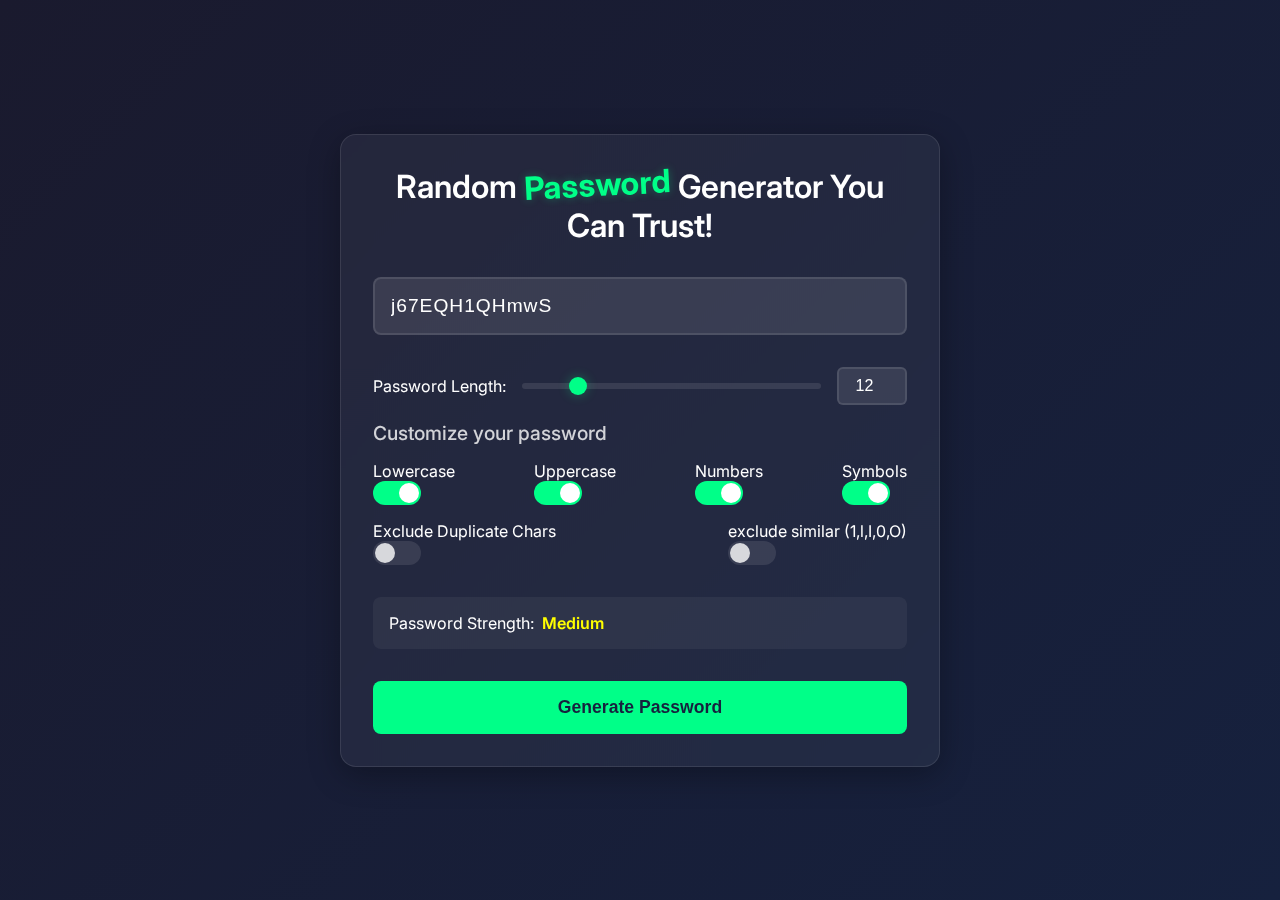
<file: index.html>
<!DOCTYPE html>
<html lang="en">
  <head>
    <meta charset="UTF-8" />
    <meta name="viewport" content="width=device-width, initial-scale=1.0" />
    <link rel="stylesheet" href="style.css" />
    <link
      rel="stylesheet"
      href="https://cdnjs.cloudflare.com/ajax/libs/font-awesome/6.7.1/css/all.min.css"
      integrity="sha512-5Hs3dF2AEPkpNAR7UiOHba+lRSJNeM2ECkwxUIxC1Q/FLycGTbNapWXB4tP889k5T5Ju8fs4b1P5z/iB4nMfSQ=="
      crossorigin="anonymous"
      referrerpolicy="no-referrer"
    />
    <title>Advance Password Generator</title>
  </head>
  <body>
    <div class="container">
      <h1>Random <span>Password</span> Generator You Can Trust!</h1>
      <form>
        <input type="text" class="userInput" />
        <i class="fa-regular fa-copy copy-code"></i>
        <i class="fa-solid fa-rotate re-generate"></i>
      </form>
      <div class="range-box">
        <span>Password Length: </span>
        <input
          type="range"
          min="8"
          max="32"
          value="12"
          class="range-slider"
          id="myRange"
        />
        <input type="number" class="input-number" value="12" max="32" />
      </div>
      <h2>Customize your password</h2>
      <div class="checkboxs">
        <div class="first-checkbox">
          <label for="lowercase">Lowercase </label><br />
          <label class="switch">
            <input type="checkbox" id="lowercase" name="lowercase" checked />
            <span class="slider"></span>
          </label>
        </div>
        <div>
          <label for="uppercase">Uppercase </label><br />
          <label class="switch">
            <input type="checkbox" id="uppercase" name="uppercase" checked />
            <span class="slider"></span>
          </label>
        </div>
        <div>
          <label for="number">Numbers </label><br />
          <label class="switch">
            <input type="checkbox" id="number" name="number" checked />
            <span class="slider"></span>
          </label>
        </div>
        <div>
          <label for="symbol">Symbols </label><br />
          <label class="switch">
            <input type="checkbox" id="symbol" name="symbol" checked />
            <span class="slider"></span>
          </label>
        </div>
        <div>
          <label for="duplicate-chars">Exclude Duplicate Chars </label><br />
          <label class="switch">
            <input
              type="checkbox"
              id="duplicate-chars"
              name="duplicate-chars"
            />
            <span class="slider"></span>
          </label>
        </div>
        <div>
          <label for="exclude-similar">exclude similar (1,l,I,0,O) </label
          ><br />
          <label class="switch">
            <input
              type="checkbox"
              id="exclude-similar"
              name="exclude-similar"
            />
            <span class="slider"></span>
          </label>
        </div>
      </div>
      <div class="password-strength">
        <p>Password Strength:</p>
        <span
          ><i class="fa-solid fa-shield"></i
          ><strong id="pass-strength">Strong</strong></span
        >
      </div>
      <div class="button">
        <button id="generate-btn">Generate Password</button>
      </div>
    </div>

    <!-- notification coding start -->
    <div class="notifications">
      <div class="success">
        <div class="success__icon">
          <svg
            xmlns="http://www.w3.org/2000/svg"
            width="24"
            viewBox="0 0 24 24"
            height="24"
            fill="none"
          >
            <path
              fill-rule="evenodd"
              fill="#393a37"
              d="m12 1c-6.075 0-11 4.925-11 11s4.925 11 11 11 11-4.925 11-11-4.925-11-11-11zm4.768 9.14c.0878-.1004.1546-.21726.1966-.34383.0419-.12657.0581-.26026.0477-.39319-.0105-.13293-.0475-.26242-.1087-.38085-.0613-.11844-.1456-.22342-.2481-.30879-.1024-.08536-.2209-.14938-.3484-.18828s-.2616-.0519-.3942-.03823c-.1327.01366-.2612.05372-.3782.1178-.1169.06409-.2198.15091-.3027.25537l-4.3 5.159-2.225-2.226c-.1886-.1822-.4412-.283-.7034-.2807s-.51301.1075-.69842.2929-.29058.4362-.29285.6984c-.00228.2622.09851.5148.28067.7034l3 3c.0983.0982.2159.1748.3454.2251.1295.0502.2681.0729.4069.0665.1387-.0063.2747-.0414.3991-.1032.1244-.0617.2347-.1487.3236-.2554z"
              clip-rule="evenodd"
            ></path>
          </svg>
        </div>
        <div class="success__title">Copy Code Successfully</div>
        <div class="success__close">
          <svg
            xmlns="http://www.w3.org/2000/svg"
            width="20"
            viewBox="0 0 20 20"
            height="20"
          >
            <path
              fill="#393a37"
              d="m15.8333 5.34166-1.175-1.175-4.6583 4.65834-4.65833-4.65834-1.175 1.175 4.65833 4.65834-4.65833 4.6583 1.175 1.175 4.65833-4.6583 4.6583 4.6583 1.175-1.175-4.6583-4.6583z"
            ></path>
          </svg>
        </div>
      </div>
    </div>

    <script src="script.js"></script>
  </body>
</html>
</file>
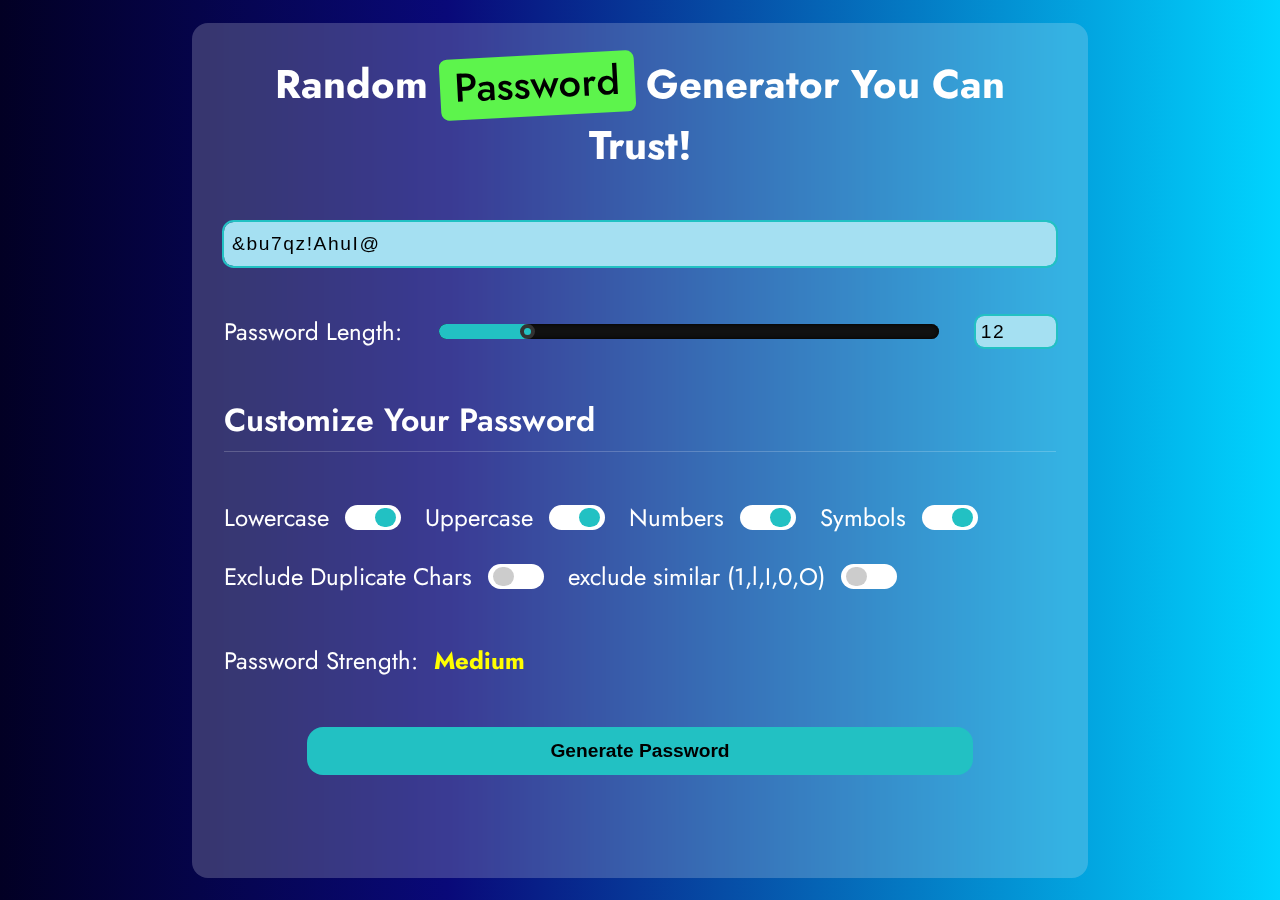
<file: advanceGenerator.html>
<!DOCTYPE html>
<html lang="en">
  <head>
    <meta charset="UTF-8" />
    <meta name="viewport" content="width=device-width, initial-scale=1.0" />
    <link rel="stylesheet" href="advanceGenerator.css" />
    <link
      rel="stylesheet"
      href="https://cdnjs.cloudflare.com/ajax/libs/font-awesome/6.7.1/css/all.min.css"
      integrity="sha512-5Hs3dF2AEPkpNAR7UiOHba+lRSJNeM2ECkwxUIxC1Q/FLycGTbNapWXB4tP889k5T5Ju8fs4b1P5z/iB4nMfSQ=="
      crossorigin="anonymous"
      referrerpolicy="no-referrer"
    />
    <title>Advance Password Generator</title>
  </head>
  <body>
    <div class="container">
      <h1>Random <span>Password</span> Generator You Can Trust!</h1>
      <form>
        <input type="text" class="userInput" />
        <i class="fa-regular fa-copy copy-code"></i>
        <i class="fa-solid fa-rotate re-generate"></i>
      </form>
      <div class="range-box">
        <span>Password Length: </span>
        <input
          type="range"
          min="8"
          max="32"
          value="12"
          class="range-slider"
          id="myRange"
        />
        <input type="number" class="input-number" value="12" max="32" />
      </div>
      <h2>Customize your password</h2>
      <div class="checkboxs">
        <div class="first-checkbox">
          <label for="lowercase">Lowercase </label><br />
          <label class="switch">
            <input type="checkbox" id="lowercase" name="lowercase" checked />
            <span class="slider"></span>
          </label>
        </div>
        <div>
          <label for="uppercase">Uppercase </label><br />
          <label class="switch">
            <input type="checkbox" id="uppercase" name="uppercase" checked />
            <span class="slider"></span>
          </label>
        </div>
        <div>
          <label for="number">Numbers </label><br />
          <label class="switch">
            <input type="checkbox" id="number" name="number" checked />
            <span class="slider"></span>
          </label>
        </div>
        <div>
          <label for="symbol">Symbols </label><br />
          <label class="switch">
            <input type="checkbox" id="symbol" name="symbol" checked />
            <span class="slider"></span>
          </label>
        </div>
        <div>
          <label for="duplicate-chars">Exclude Duplicate Chars </label><br />
          <label class="switch">
            <input
              type="checkbox"
              id="duplicate-chars"
              name="duplicate-chars"
            />
            <span class="slider"></span>
          </label>
        </div>
        <div>
          <label for="exclude-similar">exclude similar (1,l,I,0,O) </label
          ><br />
          <label class="switch">
            <input
              type="checkbox"
              id="exclude-similar"
              name="exclude-similar"
            />
            <span class="slider"></span>
          </label>
        </div>
      </div>
      <div class="password-strength">
        <p>Password Strength:</p>
        <span
          ><i class="fa-solid fa-shield"></i
          ><strong id="pass-strength">Strong</strong></span
        >
      </div>
      <div class="button">
        <button id="generate-btn">Generate Password</button>
      </div>
    </div>

    <!-- notification coding start -->
    <div class="notifications">
      <div class="success">
        <div class="success__icon">
          <svg
            xmlns="http://www.w3.org/2000/svg"
            width="24"
            viewBox="0 0 24 24"
            height="24"
            fill="none"
          >
            <path
              fill-rule="evenodd"
              fill="#393a37"
              d="m12 1c-6.075 0-11 4.925-11 11s4.925 11 11 11 11-4.925 11-11-4.925-11-11-11zm4.768 9.14c.0878-.1004.1546-.21726.1966-.34383.0419-.12657.0581-.26026.0477-.39319-.0105-.13293-.0475-.26242-.1087-.38085-.0613-.11844-.1456-.22342-.2481-.30879-.1024-.08536-.2209-.14938-.3484-.18828s-.2616-.0519-.3942-.03823c-.1327.01366-.2612.05372-.3782.1178-.1169.06409-.2198.15091-.3027.25537l-4.3 5.159-2.225-2.226c-.1886-.1822-.4412-.283-.7034-.2807s-.51301.1075-.69842.2929-.29058.4362-.29285.6984c-.00228.2622.09851.5148.28067.7034l3 3c.0983.0982.2159.1748.3454.2251.1295.0502.2681.0729.4069.0665.1387-.0063.2747-.0414.3991-.1032.1244-.0617.2347-.1487.3236-.2554z"
              clip-rule="evenodd"
            ></path>
          </svg>
        </div>
        <div class="success__title">Copy Code Successfully</div>
        <div class="success__close">
          <svg
            xmlns="http://www.w3.org/2000/svg"
            width="20"
            viewBox="0 0 20 20"
            height="20"
          >
            <path
              fill="#393a37"
              d="m15.8333 5.34166-1.175-1.175-4.6583 4.65834-4.65833-4.65834-1.175 1.175 4.65833 4.65834-4.65833 4.6583 1.175 1.175 4.65833-4.6583 4.6583 4.6583 1.175-1.175-4.6583-4.6583z"
            ></path>
          </svg>
        </div>
      </div>
    </div>

    <script>

      // DOM Elements
const displayPassword = document.querySelector(".userInput");
const slider = document.querySelector(".range-slider");
const sliderValue = document.querySelector(".input-number");
const lowercase = document.querySelector("#lowercase");
const uppercase = document.querySelector("#uppercase");
const number = document.querySelector("#number");
const symbol = document.querySelector("#symbol");
const excludeDuplicateChars = document.querySelector("#duplicate-chars");
const excludeSimilar = document.querySelector("#exclude-similar");
const copyCode = document.querySelector(".copy-code");
const reGenerate = document.querySelector(".re-generate");
const passStrength = document.querySelector("#pass-strength");
const generateButton = document.querySelector("#generate-btn");

// Character sets
const lowerChars = "abcdefghijklmnopqrstuvwxyz";
const upperChars = "ABCDEFGHIJKLMNOPQRSTUVWXYZ";
const allNumbers = "0123456789";
const allSymbols = "~!@#$%^&*";
const similarChars = "ilI1oO0";

// Sync slider and number input
slider.addEventListener("input", () => {
  sliderValue.value = slider.value;
});
sliderValue.addEventListener("input", () => {
  slider.value = sliderValue.value;
});

// Generate password
const generatePassword = () => {
  let genPassword = "";
  let allChars = "";

  // Build character pool based on user preferences
  allChars += lowercase.checked ? lowerChars : "";
  allChars += uppercase.checked ? upperChars : "";
  allChars += number.checked ? allNumbers : "";
  allChars += symbol.checked ? allSymbols : "";

  // Exclude similar characters if enabled
  if (excludeSimilar.checked) {
    allChars = allChars.split("").filter((char) => !similarChars.includes(char)).join("");
  }

  // Generate password of selected length
  while (genPassword.length < slider.value) {
    const char = allChars.charAt(Math.floor(Math.random() * allChars.length));
    if (excludeDuplicateChars.checked && genPassword.includes(char)) continue;
    genPassword += char;
  }

  return genPassword;
};

// Evaluate password strength
const evaluatePasswordStrength = (password) => {
  let score = 0;
  if (password.length >= 8) score++;
  if (password.length > 12) score++;
  if (/[a-z]/.test(password)) score++;
  if (/[A-Z]/.test(password)) score++;
  if (/\d/.test(password)) score++;
  if (/[~!@#$%^&*]/.test(password)) score++;

  return score <= 3 ? "Weak" : score <= 5 ? "Medium" : "Strong";
};

// Update password and strength
const updatePassword = () => {
  const password = generatePassword();
  displayPassword.value = password;
  const passwordStrengthCode = evaluatePasswordStrength(password);
  passStrength.textContent = passwordStrengthCode;
  if(passwordStrengthCode == "Weak"){
    passStrength.style.color = "red";
  }else if(passwordStrengthCode == "Medium"){
    passStrength.style.color = "yellow";
  }else{
    passStrength.style.color = "green";
  }
};

// Copy password to clipboard
copyCode.addEventListener("click", () => {
  if (displayPassword.value) {
    navigator.clipboard.writeText(displayPassword.value);
    const notification = document.querySelector(".notifications");
    notification.style.display = "block";
    setTimeout(() => (notification.style.display = "none"), 2000);
  }
});

// Event Listeners
generateButton.addEventListener("click", updatePassword);
reGenerate.addEventListener("click", updatePassword);

// Initialize with a password
updatePassword();

      
    </script>
  </body>
</html>
</file>
<file: style.css>
@import url('https://fonts.googleapis.com/css2?family=Inter:wght@100..900&display=swap');

* {
    padding: 0;
    margin: 0;
    box-sizing: border-box;
}

body {
    font-family: "Inter", sans-serif;
    width: 100vw;
    height: 100vh;
    background: linear-gradient(135deg, #1a1a2e 0%, #16213e 100%);
    display: grid;
    place-items: center;
    color: #fff;
}

.container {
    width: 90%;
    max-width: 600px;
    background: rgba(255, 255, 255, 0.05);
    backdrop-filter: blur(12px);
    border-radius: 16px;
    padding: 2rem;
    box-shadow: 0 8px 32px rgba(0, 0, 0, 0.3);
    border: 1px solid rgba(255, 255, 255, 0.1);
}

h1 {
    font-size: 2rem;
    margin-bottom: 2rem;
    text-align: center;
    font-weight: 600;
}

h1 span {
    color: #00ff88;
    font-weight: 700;
    transform: rotate(-3deg) translateY(-2px);
    display: inline-block;
    text-shadow: 0 0 8px rgba(0, 255, 136, 0.3);
}

form {
    position: relative;
    margin-bottom: 2rem;
}

.userInput {
    width: 100%;
    padding: 1rem;
    font-size: 1.2rem;
    background: rgba(255, 255, 255, 0.1);
    border: 2px solid rgba(255, 255, 255, 0.1);
    border-radius: 8px;
    color: #fff;
    letter-spacing: 1px;
    transition: all 0.3s ease;
}

.userInput:focus {
    outline: none;
    border-color: #00ff88;
    box-shadow: 0 0 12px rgba(0, 255, 136, 0.2);
}

.copy-code, .re-generate {
    position: absolute;
    top: 50%;
    transform: translateY(-50%);
    right: 1rem;
    font-size: 1.2rem;
    color: rgba(255, 255, 255, 0.6);
    cursor: pointer;
    transition: all 0.3s ease;
}

.re-generate {
    right: 3rem;
}

.copy-code:hover, .re-generate:hover {
    color: #00ff88;
    transform: translateY(-50%) scale(1.1);
}

.range-box {
    display: flex;
    gap: 1rem;
    align-items: center;
    margin-bottom: 1rem;
}

.range-slider {
    flex: 1;
    height: 6px;
    -webkit-appearance: none;
    background: rgba(255, 255, 255, 0.1);
    border-radius: 4px;
}

.range-slider::-webkit-slider-thumb {
    -webkit-appearance: none;
    width: 18px;
    height: 18px;
    background: #00ff88;
    border-radius: 50%;
    cursor: pointer;
    box-shadow: 0 0 12px rgba(0, 255, 136, 0.3);
}

.input-number {
    width: 70px;
    padding: 0.5rem;
    background: rgba(255, 255, 255, 0.1);
    border: 2px solid rgba(255, 255, 255, 0.1);
    border-radius: 6px;
    color: #fff;
    text-align: center;
    font-size: 1rem;
}

h2 {
    font-size: 1.2rem;
    margin-bottom: 1rem;
    color: rgba(255, 255, 255, 0.8);
    font-weight: 500;
}

.checkboxs {
    display: flex;
    flex-wrap: wrap;
    justify-content: space-between;
    gap: 1rem;
    margin-bottom: 2rem;
}


.switch {
    position: relative;
    display: inline-block;
    width: 48px;
    height: 24px;
}

.switch input {
    opacity: 0;
    width: 0;
    height: 0;
}

.slider {
    position: absolute;
    cursor: pointer;
    top: 0;
    left: 0;
    right: 0;
    bottom: 0;
    background: rgba(255, 255, 255, 0.1);
    transition: 0.3s;
    border-radius: 24px;
}

.slider:before {
    position: absolute;
    content: "";
    height: 20px;
    width: 20px;
    left: 2px;
    bottom: 2px;
    background: rgba(255, 255, 255, 0.8);
    transition: 0.3s;
    border-radius: 50%;
}

input:checked + .slider {
    background: #00ff88;
}

input:checked + .slider:before {
    transform: translateX(24px);
    background: #fff;
}

.password-strength {
    display: flex;
    align-items: center;
    gap: 0.5rem;
    margin-bottom: 2rem;
    padding: 1rem;
    background: rgba(255, 255, 255, 0.05);
    border-radius: 8px;
}

#pass-strength {
    color: #00ff88;
    font-weight: 600;
}

button {
    width: 100%;
    padding: 1rem;
    background: #00ff88;
    border: none;
    border-radius: 8px;
    color: #16213e;
    font-size: 1.1rem;
    font-weight: 600;
    cursor: pointer;
    transition: all 0.3s ease;
}

button:hover {
    transform: translateY(-2px);
    box-shadow: 0 8px 16px rgba(0, 255, 136, 0.3);
}

.success {
    background: #00ff88 !important;
    color: #16213e !important;
}

/* Responsive Design */
@media (max-width: 768px) {
    .container {
        width: 95%;
        padding: 1.5rem;
    }

    h1 {
        font-size: 1.5rem;
    }

    .checkboxs {
        grid-template-columns: 1fr;
    }
}

@media (max-width: 480px) {
    .range-box {
        flex-direction: column;
    }
    
    .range-slider {
        width: 100%;
    }
}



 /* copy code notifications */
 .notifications{
  display: none;
  position: fixed;
}
.success {
font-family: system-ui, -apple-system, BlinkMacSystemFont, 'Segoe UI', Roboto, Oxygen, Ubuntu, Cantarell, 'Open Sans', 'Helvetica Neue', sans-serif;
width: 320px;
padding: 12px;
display: flex;
flex-direction: row;
align-items: center;
justify-content: start;
background: #84D65A;
border-radius: 8px;
box-shadow: 0px 0px 5px -3px #111;
position: absolute;
top: -21rem;
right: -25rem;
z-index: 100;
}

.success__icon {
width: 20px;
height: 20px;
transform: translateY(-2px);
margin-right: 8px;
}

.success__icon path {
fill: #393A37;
}

.success__title {
font-weight: 500;
font-size: 14px;
color: #393A37;
}

.success__close {
width: 20px;
height: 20px;
cursor: pointer;
margin-left: auto;
}

.success__close path {
fill: #393A37;
}
</file>
<file: advanceGenerator.css>
@import url('https://fonts.googleapis.com/css2?family=Jost:ital,wght@0,100..900;1,100..900&display=swap');

*{
    padding: 0;
    margin: 0;
    box-sizing: border-box;
}

body{
    font-family: "Jost", sans-serif;
    width: 100vw;
    height: 100vh;
    background: rgb(2,0,36);
    background: linear-gradient(90deg, rgba(2,0,36,1) 0%, rgba(9,9,121,1) 35%, rgba(0,212,255,1) 100%);
    display: grid;
    place-items: center;
}

.container{
    width: calc(100% - 50%);
    height: calc(100vh - 10vh);
    background: rgba(255, 255, 255, 0.2);
    backdrop-filter: blur(20px);
    border-radius: 1rem;
    display: flex;
    flex-direction: column;
    /* align-items: center; */
    gap: 3rem;
    padding: 2rem;
}

h1{
    font-size: 2.5rem;
    color: #fff;
    font-weight: 700;
    text-align: center;
}

h1 span{
    font-weight: 500;
    display: inline-block;
    background-color: rgb(93, 244, 76);
    color: #000;
    padding: 0 .9rem;
    padding-bottom: .2rem;
    border-radius: 0.5rem;
    transform: rotate(-3deg);
}

form{
    width: 100%;
    position: relative;
    display: flex;
    justify-content: center;
    align-items: center;
}

form input{
    letter-spacing: .1rem;
    background-color: #a5e0f2;
    width: 100%;
    padding: .7rem .5rem;
    font-size: 1.2rem;
    border-radius: .6rem;
    outline: 2px solid #22c1c3;
    border: 0;
}

form input:focus {
    outline-offset: 5px;
}

form i{
    position: absolute;
    top: 5;
    cursor: pointer;
    transition: font-size 0.5s cubic-bezier(0.165, 0.84, 0.44, 1);
}

.copy-code{
    font-size: 1.6rem;
    right: 4rem;
}

.re-generate{
    font-size: 1.6rem;
    right: 1rem;
    font-weight: normal;
}

.copy-code:hover, .re-generate:hover{
    font-size: 1.7rem;
}

/* start range slider coding */

.range-box{
    width: 100%;
    display: flex;
    justify-content: space-between;
    align-items: center;
    gap: 1rem;
}

.range-box span{
    font-size: 1.5rem;
    color: #fff;
    display: inline-block;
}

.input-number{
    width: 5rem;
    border-radius: .5rem;
    padding: .3rem;
    letter-spacing: .1rem;
    background-color: #a5e0f2;
    font-size: 1.2rem;
    outline: 2px solid #22c1c3;
    border: 0;
}

.range-slider{
  width: 60%;
  height: 15px;
  -webkit-appearance: none;
  background: #111;
  outline: none;
  border-radius: 15px;
  overflow: hidden;
  box-shadow: inset 0 0 5px rgba(0, 0, 0, 1);
}

.range-slider::-webkit-slider-thumb {
    -webkit-appearance: none;
    width: 15px;
    height: 15px;
    border-radius: 50%;
    background: #22c1c3;
    cursor: pointer;
    border: 4px solid #333;
    box-shadow: -407px 0 0 400px #22c1c3;
  }

.input-number:focus {
    outline-offset: 5px;
}

h2{
    font-size: 2rem;
    color: #fff;
    text-transform: capitalize;
    font-weight: 600;
    text-align: left;
    border-bottom: 1px solid rgba(255, 255, 255, .2);
    padding-bottom: .5rem;
}

.checkboxs{
    display: flex;
    flex-wrap: wrap;
    align-items: center;
    gap: 1.5rem;
    font-size: 1.5rem;
    color: #fff;
}

.checkboxs div{
    display: flex;
    align-items: center;
    gap: .5rem;
}

.switch {
    font-size: 1rem;
    position: relative;
    display: inline-block;
    width: 3.5em;
    height: 1.6em;
  }
  
  /* Hide default HTML checkbox */
  .switch input {
    opacity: 0;
    width: 0;
    height: 0;
  }
  
  /* The slider */
  .slider {
    position: absolute;
    cursor: pointer;
    inset: 0;
    background: white;
    border-radius: 50px;
    overflow: hidden;
    transition: all 0.4s cubic-bezier(0.215, 0.610, 0.355, 1);
  }
  
  .slider:before {
    position: absolute;
    content: "";
    height: 1.2em;
    width: 1.3em;
    right: 0.3em;
    bottom: 0.2em;
    transform: translateX(150%);
    background-color: #22c1c3;
    border-radius: inherit;
    transition: all 0.4s cubic-bezier(0.215, 0.610, 0.355, 1);
  }
  
  .slider:after {
    position: absolute;
    content: "";
    height: 1.2em;
    width: 1.3em;
    left: 0.3em;
    bottom: 0.2em;
    background-color: #cccccc;
    border-radius: inherit;
    transition: all 0.4s cubic-bezier(0.215, 0.610, 0.355, 1);
  }
  
  .switch input:focus + .slider {
    box-shadow: 0 0 1px #22c1c3;
  }
  
  .switch input:checked + .slider:before {
    transform: translateY(0);
  }
  
  .switch input:checked + .slider::after {
    transform: translateX(-150%);
  }
  

  .password-strength{
    display: flex;
    align-items: center;
    gap: .5rem;
    color: #fff;
  }

  .password-strength p{
    font-size: 1.5rem;
  }

  .password-strength span{
    color: #5df44c;
  }

  .password-strength span i{
    font-size: 1.6rem;
    margin-top: .8rem;
  }

  .password-strength span strong{
    font-size: 1.5rem;
    margin-left: .5rem;
  }

  
  /* button coding start */

  .button{
    width: 100%;
    display: grid;
    place-items: center;
  }

  button{
    width: 80%;
    padding: 0.8rem 1rem;
    font-size: 1.2rem;
    font-weight: 600;
    border-radius: 1rem;
    border: none;
    background-color: #22c1c3;
    cursor: pointer;
    transition: background-color 0.5s cubic-bezier(0.175, 0.885, 0.32, 1.275);
  }

  button:hover{
    background-color: #000;
    color: #fff;
  }

  /* copy code notifications */
  .notifications{
    display: none;
    position: fixed;
  }
.success {
  font-family: system-ui, -apple-system, BlinkMacSystemFont, 'Segoe UI', Roboto, Oxygen, Ubuntu, Cantarell, 'Open Sans', 'Helvetica Neue', sans-serif;
  width: 320px;
  padding: 12px;
  display: flex;
  flex-direction: row;
  align-items: center;
  justify-content: start;
  background: #84D65A;
  border-radius: 8px;
  box-shadow: 0px 0px 5px -3px #111;
  position: absolute;
  top: -21rem;
  right: -25rem;
  z-index: 100;
}

.success__icon {
  width: 20px;
  height: 20px;
  transform: translateY(-2px);
  margin-right: 8px;
}

.success__icon path {
  fill: #393A37;
}

.success__title {
  font-weight: 500;
  font-size: 14px;
  color: #393A37;
}

.success__close {
  width: 20px;
  height: 20px;
  cursor: pointer;
  margin-left: auto;
}

.success__close path {
  fill: #393A37;
}

  /* starting responsive design */

  @media (max-width:1280px){
    .container{
        width: calc(100% - 30%);
        height: calc(100vh - 5vh);
    }
  }

  @media (max-width:1024px){
    .container{
        width: calc(100% - 10%);
    }
  }

  @media (max-width:768px){
    .container{
        width: calc(100% - 5%);
    }
    h1{
        font-size: 2rem;
    }
  }

  @media (max-width:640px){
    body{
        font-size: 10px;
    }
    h1, h2{
        font-size: 1.5rem;
    }

    .container{
        gap: 2rem;
        padding: 1rem;
    }
  }

  @media(max-width:480px){
    .container{
        gap: 1.5rem;
    }
    .checkboxs{
        font-size: 1rem;
    }
  }
</file>
